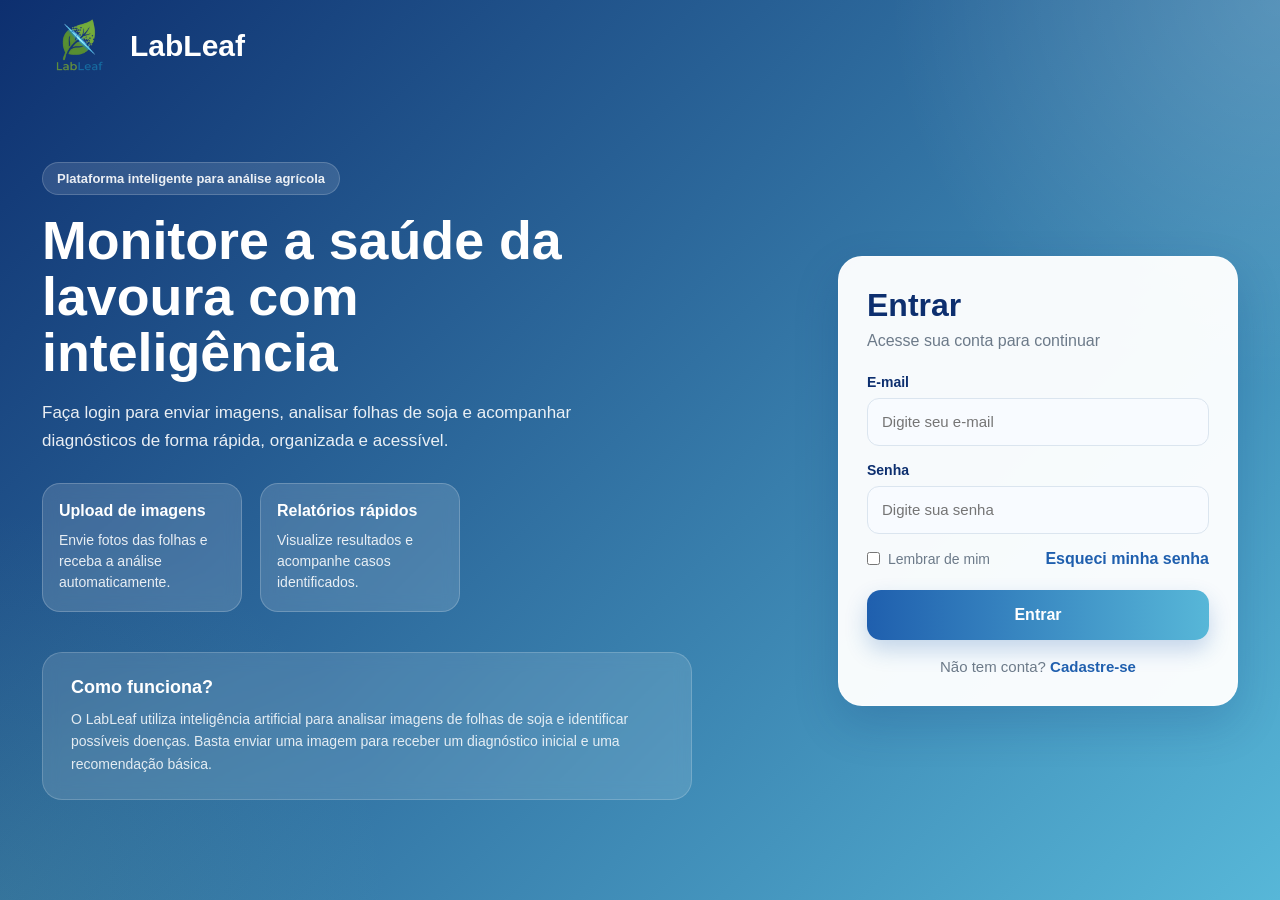
<file: index.html>
<!doctype html>
<html lang="pt-BR">
  <head>
    <meta charset="UTF-8" />
    <meta http-equiv="X-UA-Compatible" content="IE=edge" />
    <meta name="viewport" content="width=device-width, initial-scale=1.0" />
    <title>LabLeaf</title>
    <link rel="stylesheet" href="style.css" />
  </head>

  <body>
    <script>
      if (localStorage.getItem("logado") !== "true") {
        window.location.href = "login.html";
      }
    </script>

    <header class="cabecalho">
      <div class="logo-area">
        <img src="imagens/lableaf.png" alt="Logo LabLeaf" class="logo-img" />
        <span class="logo-texto">LabLeaf</span>
      </div>

      <nav class="menu">
        <a href="#" class="active">Análise</a>
        <a href="relatorio.html">Relatórios</a>
        <a href="planos.html">Planos</a>
      </nav>

      <div class="user-container">
        <button
          class="user"
          id="menuButton"
          type="button"
          aria-label="Abrir menu"
        >
          <div class="menu-icon">
            <span></span>
            <span></span>
            <span></span>
          </div>
        </button>

        <div class="dropdown" id="dropdownMenu">
          <a href="#">Configurações</a>
          <a href="#">Perfil</a>
          <a href="login.html" id="logoutBtn">Sair</a>
        </div>
      </div>
    </header>

    <div class="container">
      <main class="conteudo">
        <section class="hero">
          <h1 class="titulo-principal">Analisar imagem com IA</h1>
          <p class="subtitulo-principal">
            Envie uma imagem da folha para identificar possíveis doenças,
            visualizar a confiança da previsão e receber uma recomendação
            inicial.
          </p>
        </section>

        <section class="painel-analise">
          <div class="card upload-card">
            <h2>Enviar imagem</h2>
            <p class="card-descricao">
              Selecione uma imagem para iniciar a análise automática.
            </p>

            <input type="file" id="imagemInput" accept="image/*" hidden />

            <button class="upload" id="botaoUpload" type="button">
              Fazer upload da imagem
            </button>

            <p id="nomeArquivo"></p>

            <div class="preview-box">
              <img
                id="previewImagem"
                alt="Preview da imagem"
                style="display: none"
              />
              <p id="previewPlaceholder">Nenhuma imagem selecionada.</p>
            </div>

            <button id="removerImagem" class="btn-remover" type="button">
              Remover imagem
            </button>
          </div>

          <div class="card resultado-card">
            <h2>Resultado da análise</h2>
            <p class="card-descricao">
              Aqui será exibido o retorno do modelo após o processamento.
            </p>

            <span class="status-badge" id="statusAnalise"
              >Aguardando imagem</span
            >

            <div class="resultado-box">
              <p id="resultado">Nenhuma análise realizada ainda.</p>
            </div>
          </div>
        </section>
      </main>
    </div>

<footer class="footer">
  <div class="footer-content">
    
    <div class="footer-info">
      <p>LabLeaf - Inteligência para análise agrícola</p>
      <p>Contato: lableafi@gmail.com</p>
    </div>

    <div class="footer-links">
      <a href="#">Termos</a>
      <a href="#">Privacidade</a>
      <a href="https://github.com/LabLeafBR" target="_blank" rel="noopener noreferrer">
        GitHub
      </a>
    </div>

  </div>
</footer>

    <script src="auth.js"></script>
<script src="script.js"></script>
  </body>
</html>
</file>
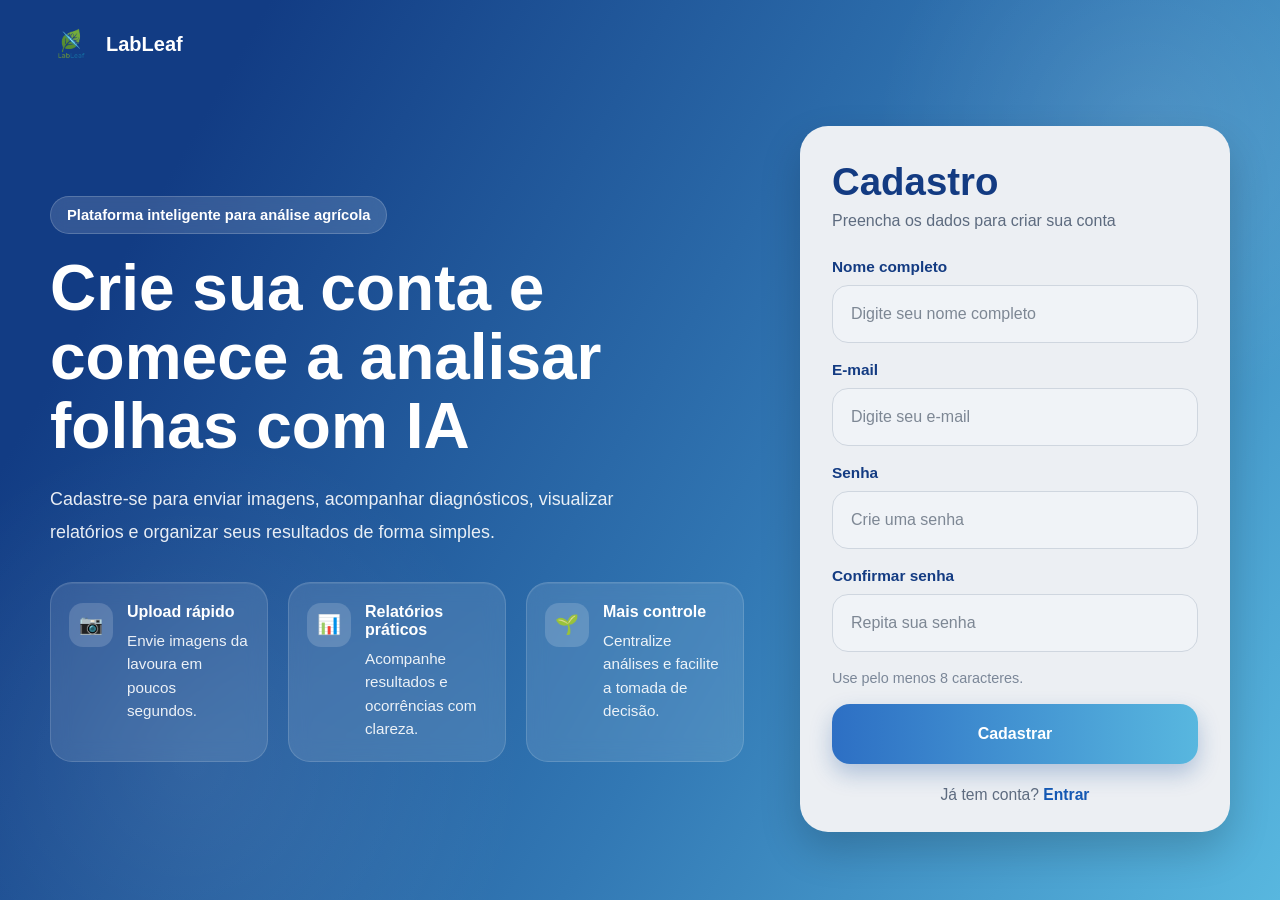
<file: cadastro.html>
<!doctype html>
<html lang="pt-BR">
  <head>
    <meta charset="UTF-8" />
    <meta name="viewport" content="width=device-width, initial-scale=1.0" />
    <title>Cadastro - LabLeaf</title>
    <link rel="stylesheet" href="cadastro.css" />
  </head>
  <body>
    <div class="page">
      <div class="overlay"></div>

      <header class="topbar">
        <div class="logo">
          <img src="imagens/lableaf.png" alt="Logo LabLeaf" class="logo-img" />
          <span>LabLeaf</span>
        </div>
      </header>

      <main class="cadastro-wrapper">
        <section class="cadastro-left">
          <span class="hero-badge">
            Plataforma inteligente para análise agrícola
          </span>

          <h1>Crie sua conta e comece a analisar folhas com IA</h1>

          <p>
            Cadastre-se para enviar imagens, acompanhar diagnósticos, visualizar
            relatórios e organizar seus resultados de forma simples.
          </p>

          <div class="hero-highlights">
            <div class="highlight-card">
              <div class="highlight-icon">📷</div>
              <div>
                <h3>Upload rápido</h3>
                <p>Envie imagens da lavoura em poucos segundos.</p>
              </div>
            </div>

            <div class="highlight-card">
              <div class="highlight-icon">📊</div>
              <div>
                <h3>Relatórios práticos</h3>
                <p>Acompanhe resultados e ocorrências com clareza.</p>
              </div>
            </div>

            <div class="highlight-card">
              <div class="highlight-icon">🌱</div>
              <div>
                <h3>Mais controle</h3>
                <p>Centralize análises e facilite a tomada de decisão.</p>
              </div>
            </div>
          </div>
        </section>

        <section class="cadastro-right">
          <div class="form-card cadastro-card">
            <h2>Cadastro</h2>
            <p class="subtitle">Preencha os dados para criar sua conta</p>

            <form onsubmit="cadastrar(event)">
              <div class="input-group">
                <label for="nome">Nome completo</label>
                <input
                  type="text"
                  id="nome"
                  placeholder="Digite seu nome completo"
                  autocomplete="name"
                  required
                />
              </div>

              <div class="input-group">
                <label for="email">E-mail</label>
                <input
                  type="email"
                  id="email"
                  placeholder="Digite seu e-mail"
                  autocomplete="email"
                  required
                />
              </div>

              <div class="input-group">
                <label for="senha">Senha</label>
                <input
                  type="password"
                  id="senha"
                  placeholder="Crie uma senha"
                  minlength="8"
                  autocomplete="new-password"
                  required
                />
              </div>

              <div class="input-group">
                <label for="confirmarSenha">Confirmar senha</label>
                <input
                  type="password"
                  id="confirmarSenha"
                  placeholder="Repita sua senha"
                  minlength="8"
                  autocomplete="new-password"
                  required
                />
              </div>

              <div class="password-tips">
                <span>Use pelo menos 8 caracteres.</span>
              </div>

              <div id="erroSenha" style="color: red; font-size: 0.9rem"></div>

              <button type="submit" class="btn-primary">Cadastrar</button>

              <p class="form-link-text">
                Já tem conta? <a href="login.html">Entrar</a>
              </p>
            </form>
          </div>
        </section>
      </main>
    </div>

    <script src="auth.js"></script>
  </body>
</html>
</file>
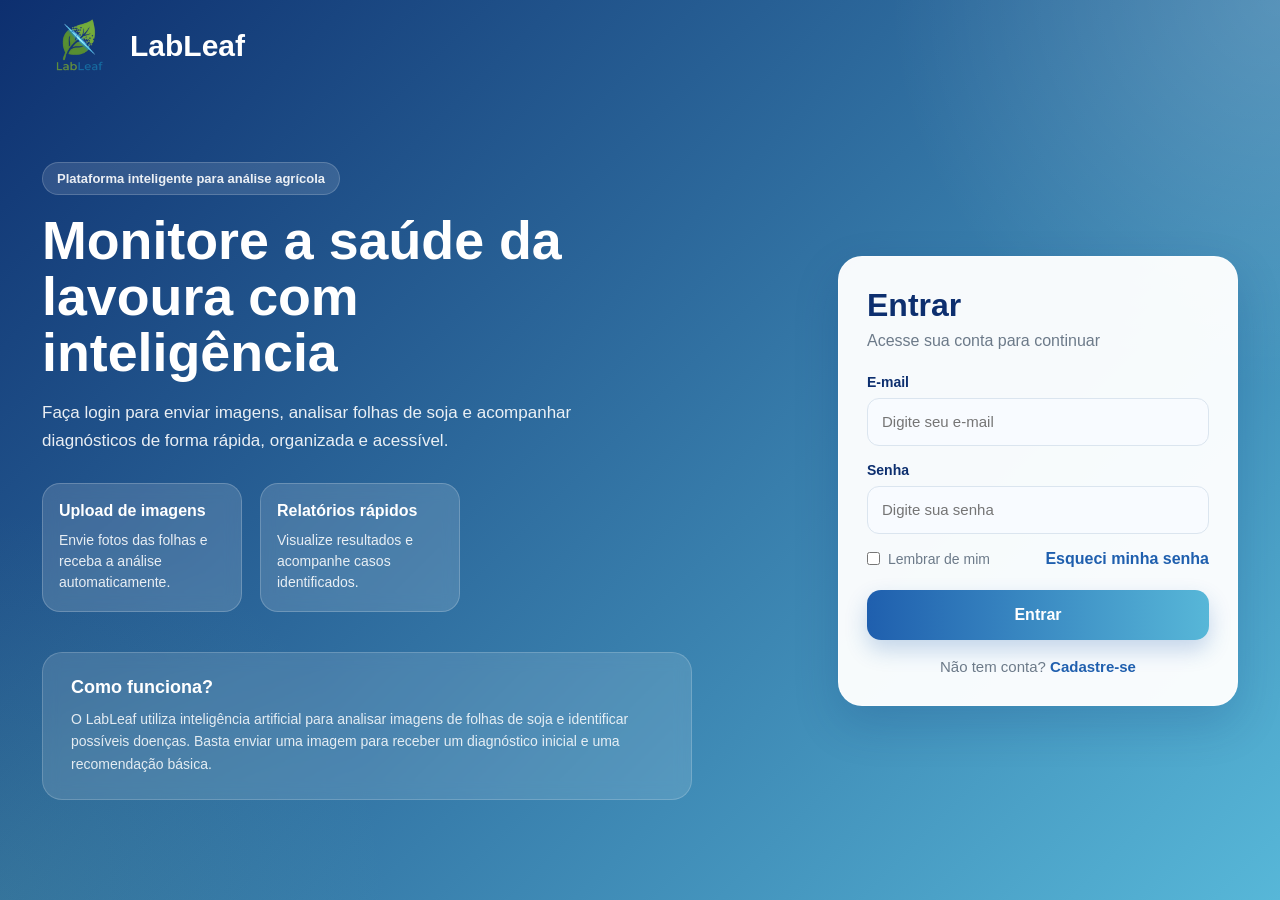
<file: login.html>
<!doctype html>
<html lang="pt-BR">
  <head>
    <meta charset="UTF-8" />
    <meta name="viewport" content="width=device-width, initial-scale=1.0" />
    <title>LabLeaf</title>
    <link rel="stylesheet" href="login.css" />
  </head>
  <body>
    <div class="page">
      <div class="overlay"></div>

      <header class="topbar">
        <div class="logo">
          <img src="imagens/lableaf.png" alt="Logo LabLeaf" class="logo-img" />
          <span class="logo-txt">LabLeaf</span>
        </div>
      </header>

      <main class="content">
        <section class="hero-section">
          <div class="login-wrapper">
            <section class="login-left">
              <span class="hero-badge">Plataforma inteligente para análise agrícola</span>

              <h1>Monitore a saúde da lavoura com inteligência</h1>

              <p>
                Faça login para enviar imagens, analisar folhas de soja e acompanhar
                diagnósticos de forma rápida, organizada e acessível.
              </p>

              <div class="features">
                <div class="feature-card">
                  <h3>Upload de imagens</h3>
                  <p>Envie fotos das folhas e receba a análise automaticamente.</p>
                </div>

                <div class="feature-card">
                  <h3>Relatórios rápidos</h3>
                  <p>Visualize resultados e acompanhe casos identificados.</p>
                </div>
              </div>
              <div class="info-card">
                <div class="info-text">
                  <h3>Como funciona?</h3>
                  <p>
                    O LabLeaf utiliza inteligência artificial para analisar imagens de folhas
                    de soja e identificar possíveis doenças. Basta enviar uma imagem para
                    receber um diagnóstico inicial e uma recomendação básica.
                  </p>
                </div>
              </div>
            </section>

            <section class="login-right">
              <div class="login-card">
                <h2>Entrar</h2>
                <p class="subtitle">Acesse sua conta para continuar</p>

                <form onsubmit="entrar(event)">
                  <div class="input-group">
                    <label for="email">E-mail</label>
                    <input
                      type="email"
                      id="email"
                      placeholder="Digite seu e-mail"
                      required
                    />
                  </div>

                  <div class="input-group">
                    <label for="senha">Senha</label>
                    <input
                      type="password"
                      id="senha"
                      placeholder="Digite sua senha"
                      required
                    />
                  </div>

                  <div class="form-options">
                    <label class="remember">
                      <input type="checkbox" />
                      <span>Lembrar de mim</span>
                    </label>

                    <a href="#">Esqueci minha senha</a>
                  </div>

                  <button type="submit" class="btn-login">Entrar</button>

                  <p class="register">
                    Não tem conta? <a href="cadastro.html">Cadastre-se</a>
                  </p>
                </form>
              </div>
            </section>
          </div>
        </section>
      </main>
    </div>

    <script src="auth.js"></script>
  </body>
</html>
</file>
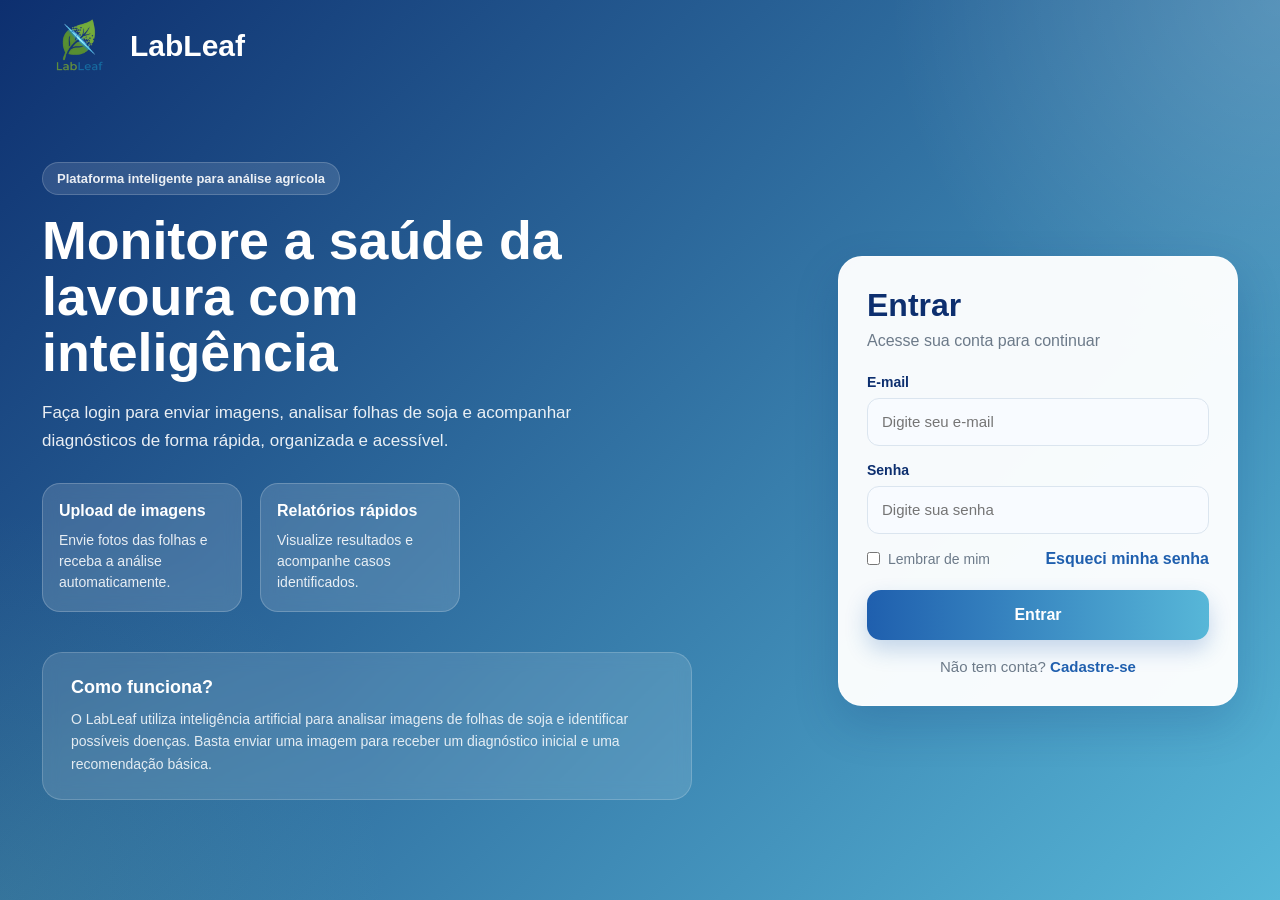
<file: planos.html>
<!doctype html>
<html lang="pt-BR">
  <head>
    <meta charset="UTF-8" />
    <meta name="viewport" content="width=device-width, initial-scale=1.0" />
    <title>Planos - LabLeaf</title>
    <link rel="stylesheet" href="planos.css" />
  </head>
  <body>
    <div class="page">
      <div class="overlay"></div>

      <header class="cabecalho">
        <div class="logo-area">
          <img src="imagens/lableaf.png" alt="Logo LabLeaf" class="logo-img" />
          <span class="logo-texto">LabLeaf</span>
        </div>

        <nav class="menu">
          <a href="index.html">Análise</a>
          <a href="relatorio.html">Relatórios</a>
          <a href="planos.html" class="active">Planos</a>
        </nav>

        <div class="user-container">
          <button
            class="user"
            id="menuButton"
            type="button"
            aria-label="Abrir menu"
          >
            <div class="menu-icon">
              <span></span>
              <span></span>
              <span></span>
            </div>
          </button>

          <div class="dropdown" id="dropdownMenu">
            <a href="#">Configurações</a>
            <a href="#">Perfil</a>
            <a href="login.html" id="logoutBtn">Sair</a>
          </div>
        </div>
      </header>

      <main class="planos-wrapper">
        <section class="planos-hero">
          <span class="hero-badge">Planos para diferentes necessidades</span>
          <h1>Escolha o plano ideal para acompanhar sua lavoura com IA</h1>
          <p>
            Compare os recursos e escolha a opção que mais combina com seu uso.
            Depois você ajusta os nomes, preços e descrições do jeito que quiser.
          </p>
        </section>

        <section class="planos-grid">
          <article class="plano-card">
            <div class="plano-topo">
              <span class="plano-tag">Básico</span>
              <h2>Plano Inicial</h2>
              <p class="plano-desc">
                Ideal para começar a usar a plataforma e testar os recursos principais.
              </p>
            </div>

            <div class="plano-preco">
              <span class="valor">R$ 1000</span>
              <span class="periodo">/mês</span>
            </div>

            <ul class="beneficios">
              <li>Upload de imagens</li>
              <li>Análises limitadas por mês</li>
              <li>Histórico básico</li>
              <li>Suporte padrão</li>
            </ul>

            <button class="btn-secundario">Escolher plano</button>
          </article>

          <article class="plano-card destaque">
            <div class="plano-badge">Mais escolhido</div>

            <div class="plano-topo">
              <span class="plano-tag destaque-tag">Profissional</span>
              <h2>Plano Pro</h2>
              <p class="plano-desc">
                Para quem precisa de mais análises, organização e acompanhamento.
              </p>
            </div>

            <div class="plano-preco">
              <span class="valor">R$ 1500</span>
              <span class="periodo">/mês</span>
            </div>

            <ul class="beneficios">
              <li>Mais uploads e análises</li>
              <li>Relatórios detalhados</li>
              <li>Painel com histórico completo</li>
              <li>Maior controle dos resultados</li>
            </ul>

            <button class="btn-primary">Assinar agora</button>
          </article>

          <article class="plano-card">
            <div class="plano-topo">
              <span class="plano-tag">Premium</span>
              <h2>Plano Avançado</h2>
              <p class="plano-desc">
                Pensado para uso mais intenso, com mais recursos e prioridade.
              </p>
            </div>

            <div class="plano-preco">
              <span class="valor">R$ 2000</span>
              <span class="periodo">/mês</span>
            </div>

            <ul class="beneficios">
              <li>Análises ampliadas</li>
              <li>Relatórios completos</li>
              <li>Organização avançada</li>
              <li>Suporte prioritário</li>
            </ul>

            <button class="btn-secundario">Escolher plano</button>
          </article>
        </section>
      </main>
    </div>

    <script src="script.js"></script>
  </body>
</html>
</file>
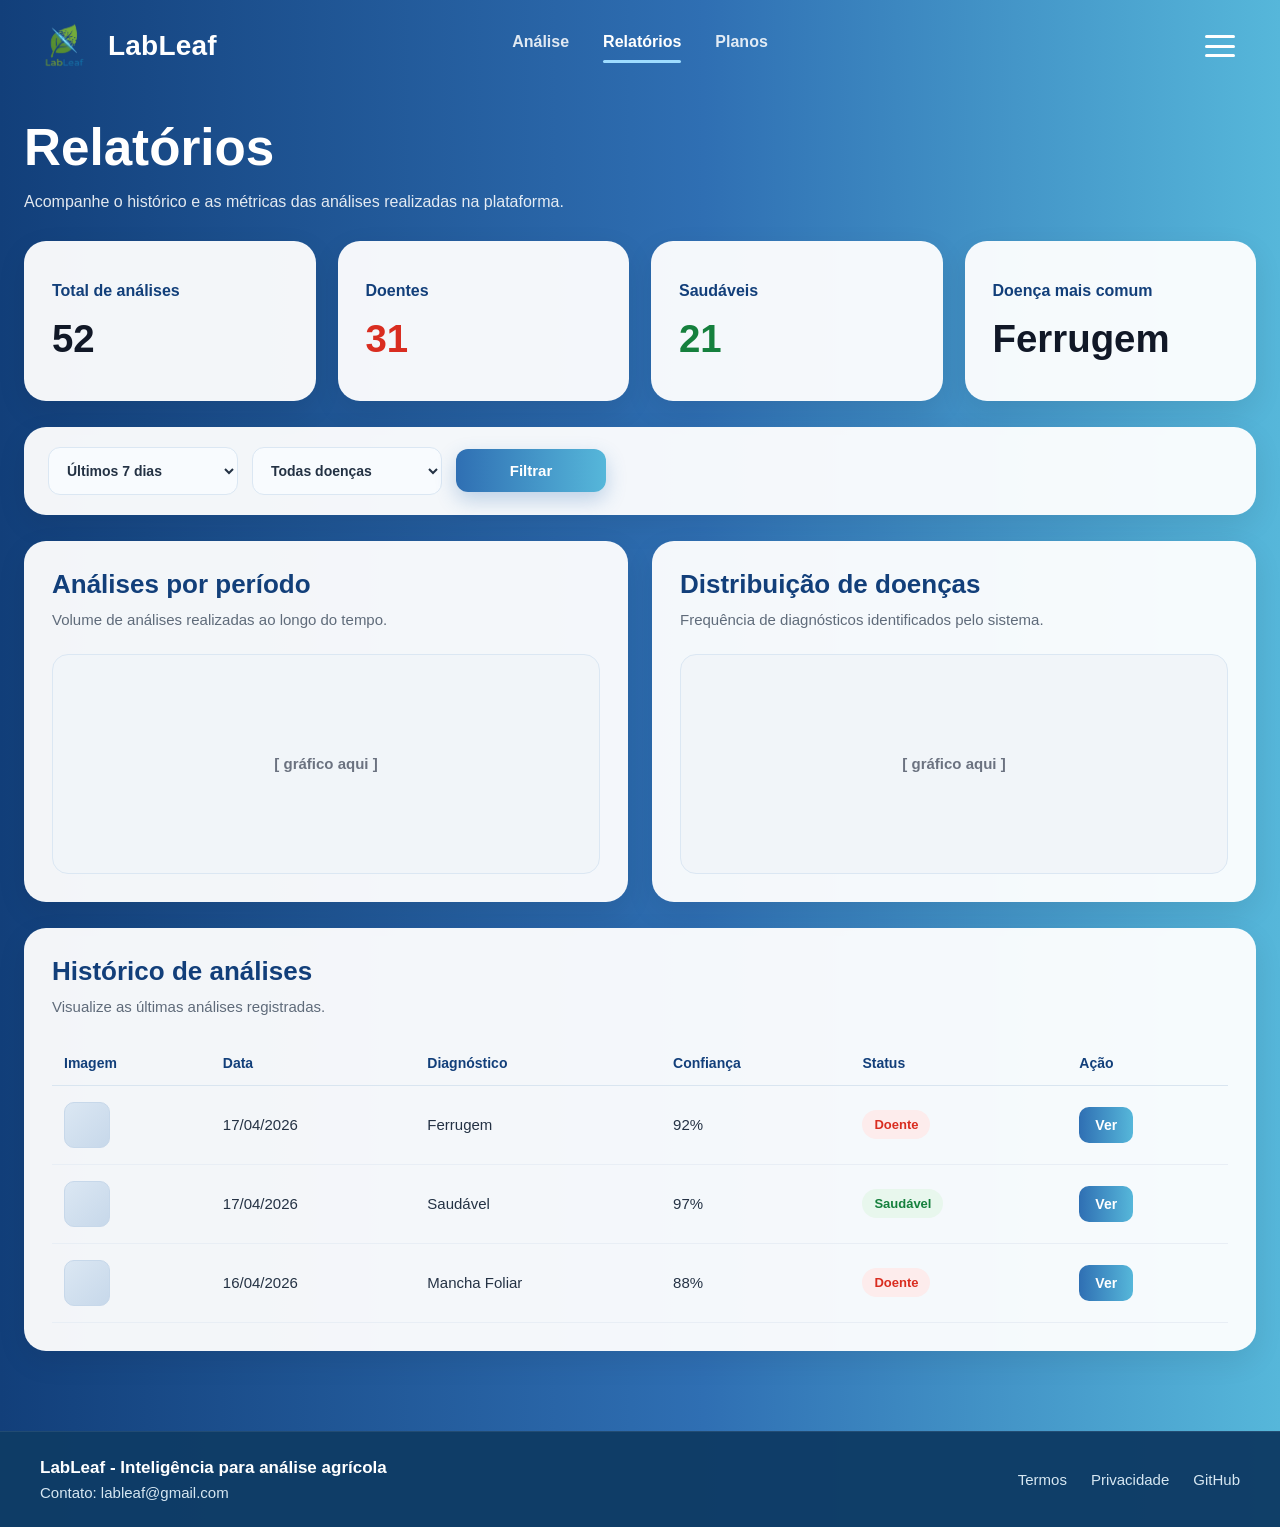
<file: relatorio.html>
<!doctype html>
<html lang="pt-BR">
  <head>
    <meta charset="UTF-8" />
    <meta name="viewport" content="width=device-width, initial-scale=1.0" />
    <title>Relatórios - LabLeaf</title>
    <link rel="stylesheet" href="relatorio.css" />
  </head>

  <body>
    <header class="cabecalho">
      <div class="logo-area">
        <img src="imagens/lableaf.png" alt="Logo LabLeaf" class="logo-img" />
        <span class="logo-texto">LabLeaf</span>
      </div>

      <nav class="menu">
        <a href="index.html">Análise</a>
        <a href="relatorios.html" class="active">Relatórios</a>
        <a href="planos.html">Planos</a>
      </nav>

      <div class="user-container">
        <button class="user" id="menuButton" aria-label="Abrir menu">
          <div class="menu-icon">
            <span></span>
            <span></span>
            <span></span>
          </div>
        </button>

        <div class="dropdown" id="dropdownMenu">
          <a href="#">Configurações</a>
          <a href="#">Minha conta</a>
          <a href="#">Sair</a>
        </div>
      </div>
    </header>

    <main class="container">
      <section class="conteudo relatorios-conteudo">
        <section class="hero relatorios-hero">
          <h1 class="titulo-principal">Relatórios</h1>
          <p class="subtitulo-principal">
            Acompanhe o histórico e as métricas das análises realizadas na plataforma.
          </p>
        </section>

        <section class="resumo-grid">
          <article class="card resumo-card">
            <p class="resumo-label">Total de análises</p>
            <h3 class="resumo-valor">52</h3>
          </article>

          <article class="card resumo-card">
            <p class="resumo-label">Doentes</p>
            <h3 class="resumo-valor danger-text">31</h3>
          </article>

          <article class="card resumo-card">
            <p class="resumo-label">Saudáveis</p>
            <h3 class="resumo-valor success-text">21</h3>
          </article>

          <article class="card resumo-card">
            <p class="resumo-label">Doença mais comum</p>
            <h3 class="resumo-valor">Ferrugem</h3>
          </article>
        </section>

        <section class="card filtros-card">
          <div class="filtros-linha">
            <select class="filtro-select">
              <option>Últimos 7 dias</option>
              <option>Últimos 30 dias</option>
              <option>Todos</option>
            </select>

            <select class="filtro-select">
              <option>Todas doenças</option>
              <option>Ferrugem</option>
              <option>Mancha Foliar</option>
              <option>Saudável</option>
            </select>

            <button class="upload btn-filtrar">Filtrar</button>
          </div>
        </section>

        <section class="graficos-grid">
          <article class="card grafico-card">
            <h2>Análises por período</h2>
            <p class="card-descricao">
              Volume de análises realizadas ao longo do tempo.
            </p>
            <div class="grafico-placeholder">[ gráfico aqui ]</div>
          </article>

          <article class="card grafico-card">
            <h2>Distribuição de doenças</h2>
            <p class="card-descricao">
              Frequência de diagnósticos identificados pelo sistema.
            </p>
            <div class="grafico-placeholder">[ gráfico aqui ]</div>
          </article>
        </section>

        <section class="card historico-card">
          <div class="historico-topo">
            <h2>Histórico de análises</h2>
            <p class="card-descricao">
              Visualize as últimas análises registradas.
            </p>
          </div>

          <div class="tabela-wrapper">
            <table class="tabela-relatorios">
              <thead>
                <tr>
                  <th>Imagem</th>
                  <th>Data</th>
                  <th>Diagnóstico</th>
                  <th>Confiança</th>
                  <th>Status</th>
                  <th>Ação</th>
                </tr>
              </thead>

              <tbody>
                <tr>
                  <td>
                    <div class="miniatura"></div>
                  </td>
                  <td>17/04/2026</td>
                  <td>Ferrugem</td>
                  <td>92%</td>
                  <td><span class="status status-danger">Doente</span></td>
                  <td><button class="btn-tabela">Ver</button></td>
                </tr>

                <tr>
                  <td>
                    <div class="miniatura"></div>
                  </td>
                  <td>17/04/2026</td>
                  <td>Saudável</td>
                  <td>97%</td>
                  <td><span class="status status-success">Saudável</span></td>
                  <td><button class="btn-tabela">Ver</button></td>
                </tr>

                <tr>
                  <td>
                    <div class="miniatura"></div>
                  </td>
                  <td>16/04/2026</td>
                  <td>Mancha Foliar</td>
                  <td>88%</td>
                  <td><span class="status status-danger">Doente</span></td>
                  <td><button class="btn-tabela">Ver</button></td>
                </tr>
              </tbody>
            </table>
          </div>
        </section>
      </section>
    </main>

    <footer class="footer">
      <div class="footer-content">
        <div class="footer-info">
          <p>LabLeaf - Inteligência para análise agrícola</p>
          <p>Contato: lableaf@gmail.com</p>
        </div>

        <div class="footer-links">
          <a href="#">Termos</a>
          <a href="#">Privacidade</a>
          <a href="#">GitHub</a>
        </div>
      </div>
    </footer>
  </body>
</html>
</file>
<file: style.css>
:root {
  --azul-escuro: #123f7a;
  --azul-medio: #2f6fb3;
  --azul-claro: #56b7da;
  --fundo-card: rgba(255, 255, 255, 0.95);
  --texto-escuro: #123f7a;
  --texto-cinza: #5f6b7a;
  --texto-claro: rgba(255, 255, 255, 0.88);
  --sombra-card: 0 10px 30px rgba(0, 0, 0, 0.08);
  --sombra-dropdown: 0 14px 34px rgba(0, 0, 0, 0.18);
}

* {
  box-sizing: border-box;
}

html,
body {
  margin: 0;
  padding: 0;
  min-height: 100%;
  font-family: Arial, Helvetica, sans-serif;
}

body {
  display: flex;
  flex-direction: column;
  min-height: 100vh;
  background: linear-gradient(
    90deg,
    var(--azul-escuro) 0%,
    var(--azul-medio) 55%,
    var(--azul-claro) 100%
  );
  color: white;
  overflow-x: hidden;
}

/* HEADER */
.cabecalho {
  width: 100%;
  min-height: 92px;
  display: flex;
  align-items: center;
  justify-content: space-between;
  padding: 0 34px;
  color: white;
}

.logo-area {
  display: flex;
  align-items: center;
  gap: 14px;
  min-width: 220px;
}

.logo-img {
  width: 60px;
  height: 60px;
  object-fit: contain;
  display: block;
}

.logo-texto {
  font-size: 28px;
  font-weight: 800;
  color: white;
  line-height: 1;
  letter-spacing: 0.2px;
}

.menu {
  display: flex;
  justify-content: center;
  align-items: center;
  gap: 34px;
  flex: 1;
}

.menu a {
  position: relative;
  text-decoration: none;
  color: rgba(255, 255, 255, 0.86);
  font-size: 16px;
  font-weight: 600;
  padding-bottom: 8px;
  transition: color 0.25s ease;
}

.menu a:hover {
  color: white;
}

.menu a.active {
  color: white;
  font-weight: 700;
}

.menu a.active::after {
  content: "";
  position: absolute;
  left: 0;
  bottom: -4px;
  width: 100%;
  height: 3px;
  background: #9edcff;
  border-radius: 999px;
}

.user-container {
  position: relative;
  display: flex;
  justify-content: flex-end;
  align-items: center;
  min-width: 220px;
}

.user {
  width: 52px;
  height: 52px;
  display: flex;
  align-items: center;
  justify-content: center;
  padding: 0;
  border: none;
  border-radius: 14px;
  background: transparent;
  cursor: pointer;
  transition: background 0.25s ease, transform 0.2s ease;
}

.user:hover {
  background: rgba(255, 255, 255, 0.12);
  transform: translateY(-1px);
}

.menu-icon {
  width: 30px;
  height: 22px;
  display: flex;
  flex-direction: column;
  justify-content: space-between;
}

.menu-icon span {
  display: block;
  width: 100%;
  height: 3px;
  background: white;
  border-radius: 999px;
}

.dropdown {
  display: none;
  position: absolute;
  top: calc(100% + 12px);
  right: 0;
  min-width: 200px;
  background: rgba(255, 255, 255, 0.97);
  border-radius: 16px;
  box-shadow: var(--sombra-dropdown);
  overflow: hidden;
  backdrop-filter: blur(8px);
  z-index: 9999;
}

.dropdown.show {
  display: block;
}

.dropdown a {
  display: block;
  padding: 15px 18px;
  text-decoration: none;
  color: #243244;
  font-size: 14px;
  font-weight: 600;
  transition: background 0.2s ease;
}

.dropdown a:hover {
  background: #eef5fb;
}

/* CONTEÚDO */
.container {
  width: 100%;
  max-width: 1280px;
  margin: 0 auto;
  padding: 28px 24px 40px;
  flex: 1;
}

.conteudo {
  display: flex;
  flex-direction: column;
  gap: 28px;
}

.hero {
  max-width: 760px;
  color: white;
  margin-bottom: 10px;
}

.titulo-principal {
  margin: 0 0 14px;
  font-size: clamp(36px, 4vw, 52px);
  line-height: 1.08;
  font-weight: 800;
}

.subtitulo-principal {
  margin: 0;
  font-size: 16px;
  line-height: 1.6;
  color: var(--texto-claro);
  max-width: 760px;
}

/* PAINEL */
.painel-analise {
  display: grid;
  grid-template-columns: 1fr 1fr;
  gap: 24px;
  align-items: start;
}

.card {
  background: var(--fundo-card);
  border-radius: 22px;
  padding: 28px;
  box-shadow: var(--sombra-card);
  color: #243244;
}

.card h2 {
  margin: 0 0 8px;
  font-size: 26px;
  color: var(--texto-escuro);
}

.card-descricao {
  margin: 0 0 22px;
  color: var(--texto-cinza);
  line-height: 1.6;
  font-size: 15px;
}

/* BOTÕES */
.upload {
  width: 100%;
  max-width: 280px;
  padding: 15px 20px;
  border: none;
  border-radius: 12px;
  background: linear-gradient(
    90deg,
    var(--azul-medio) 0%,
    var(--azul-claro) 100%
  );
  color: white;
  font-size: 15px;
  font-weight: 700;
  cursor: pointer;
  box-shadow: 0 8px 20px rgba(47, 111, 179, 0.28);
  transition: transform 0.2s ease, box-shadow 0.2s ease, opacity 0.2s ease;
}

.upload:hover {
  transform: translateY(-2px);
  box-shadow: 0 10px 24px rgba(47, 111, 179, 0.34);
  opacity: 0.98;
}

#nomeArquivo {
  margin-top: 14px;
  font-size: 14px;
  color: #334155;
  word-break: break-word;
}

.preview-box {
  margin-top: 18px;
  min-height: 280px;
  padding: 16px;
  display: flex;
  align-items: center;
  justify-content: center;
  border: 2px dashed #c9d8ea;
  border-radius: 16px;
  background: #f8fbfe;
}

#previewPlaceholder {
  margin: 0;
  color: #7b8794;
  text-align: center;
  font-size: 15px;
}

#previewImagem {
  width: 100%;
  max-width: 260px;
  max-height: 260px;
  object-fit: contain;
  border-radius: 12px;
  margin: 0 auto;
}

.btn-remover {
  display: none;
  width: 100%;
  max-width: 220px;
  margin-top: 14px;
  padding: 12px 16px;
  border: none;
  border-radius: 10px;
  background: linear-gradient(90deg, #d93b3b 0%, #ff5a5a 100%);
  color: white;
  font-size: 14px;
  font-weight: 700;
  cursor: pointer;
  transition: transform 0.2s ease, opacity 0.2s ease;
}

.btn-remover:hover {
  transform: translateY(-1px);
  opacity: 0.95;
}

.btn-remover.show {
  display: inline-block;
}

/* RESULTADO */
.resultado-card {
  min-height: 420px;
}

.status-badge {
  display: inline-block;
  margin-bottom: 18px;
  padding: 8px 14px;
  background: #eaf3ff;
  color: #1f5f8b;
  border-radius: 999px;
  font-size: 14px;
  font-weight: 700;
}

.resultado-box {
  min-height: 260px;
  padding: 20px;
  background: #f8fbfe;
  border: 1px solid #dbe7f3;
  border-radius: 16px;
  line-height: 1.8;
  color: #243244;
}

.resultado-box strong,
.resultado-box b {
  color: var(--texto-escuro);
}

/* FOOTER */
.footer {
  background: rgba(15, 61, 102, 0.98);
  color: #eaf4fb;
  padding: 26px 40px;
  border-top: 1px solid rgba(255, 255, 255, 0.08);
  margin-top: 40px;
}

.footer-content {
  max-width: 1200px;
  margin: 0 auto;
  display: flex;
  justify-content: space-between;
  align-items: center;
  gap: 30px;
  flex-wrap: wrap;
}

.footer-info {
  display: flex;
  flex-direction: column;
  gap: 6px;
}

.footer-info p {
  margin: 0;
  font-size: 15px;
  color: #d6e7f2;
}

.footer-info p:first-child {
  font-size: 17px;
  font-weight: 700;
  color: #ffffff;
}

.footer-links {
  display: flex;
  align-items: center;
  gap: 24px;
  flex-wrap: wrap;
}

.footer-links a {
  position: relative;
  color: #d6e7f2;
  text-decoration: none;
  font-size: 15px;
  font-weight: 500;
  transition: color 0.25s ease, transform 0.25s ease;
}

.footer-links a::after {
  content: "";
  position: absolute;
  width: 0;
  height: 2px;
  left: 0;
  bottom: -4px;
  background: #4fa3a5;
  transition: width 0.3s ease;
}

.footer-links a:hover {
  color: #ffffff;
  transform: translateY(-1px);
}

.footer-links a:hover::after {
  width: 100%;
}

/* RESPONSIVO */
@media (max-width: 900px) {
  .painel-analise {
    grid-template-columns: 1fr;
  }
}

@media (max-width: 768px) {
  .cabecalho {
    padding: 16px;
    gap: 12px;
  }

  .menu {
    display: none;
  }

  .logo-area {
    gap: 10px;
    min-width: auto;
  }

  .logo-img {
    width: 46px;
    height: 46px;
  }

  .logo-texto {
    font-size: 22px;
  }

  .user-container {
    min-width: auto;
  }

  .container {
    padding: 18px 14px 30px;
  }

  .titulo-principal {
    font-size: 34px;
  }

  .subtitulo-principal {
    font-size: 16px;
  }

  .card {
    padding: 20px;
  }

  .upload {
    max-width: 100%;
  }

  .dropdown {
    min-width: 170px;
  }

  .footer {
    padding: 22px 20px;
  }

  .footer-content {
    flex-direction: column;
    align-items: flex-start;
    gap: 18px;
  }

  .footer-links {
    gap: 18px;
  }

  .footer-info p:first-child {
    font-size: 16px;
  }

  .footer-info p,
  .footer-links a {
    font-size: 14px;
  }
}
</file>
<file: cadastro.css>
:root {
  --azul-escuro: #123c84;
  --azul-medio: #2d6fc4;
  --azul-claro: #58b7df;
  --branco: #ffffff;
  --branco-suave: rgba(255, 255, 255, 0.9);
  --card-claro: #eceff3;
  --texto-escuro: #133b82;
  --texto-medio: #5d6b7f;
  --texto-suave: #7b8798;
  --borda-input: #cfd6df;
  --sombra-card: 0 18px 40px rgba(0, 0, 0, 0.18);
  --sombra-botao: 0 10px 22px rgba(23, 78, 155, 0.28);
}

* {
  margin: 0;
  padding: 0;
  box-sizing: border-box;
}

html,
body {
  min-height: 100vh;
  font-family: "Segoe UI", Tahoma, Geneva, Verdana, sans-serif;
}

body {
  background: linear-gradient(
    120deg,
    var(--azul-escuro) 15%,
    #3278b4 60%,
    var(--azul-claro) 100%
  );
  color: var(--branco);
}

.page {
  position: relative;
  min-height: 100vh;
  overflow: hidden;
}

.overlay {
  position: absolute;
  inset: 0;
  background:
    radial-gradient(
      circle at 15% 85%,
      rgba(255, 255, 255, 0.08),
      transparent 25%
    ),
    radial-gradient(
      circle at 90% 15%,
      rgba(255, 255, 255, 0.1),
      transparent 20%
    );
  z-index: 1;
  pointer-events: none;
}

.topbar {
  position: relative;
  z-index: 2;
  height: 88px;
  display: flex;
  align-items: center;
  padding: 0 50px;
}

.logo {
  display: flex;
  align-items: center;
  gap: 14px;
  font-size: 1.25rem;
  font-weight: 700;
  color: var(--branco);
}

.logo-img {
  width: 42px;
  height: 42px;
  object-fit: contain;
}

.cadastro-wrapper {
  position: relative;
  z-index: 2;
  min-height: calc(100vh - 88px);
  display: grid;
  grid-template-columns: minmax(0, 1.1fr) 430px;
  align-items: center;
  gap: 56px;
  padding: 10px 50px 40px;
}

.cadastro-left {
  max-width: 700px;
  color: var(--branco);
}

.hero-badge {
  display: inline-block;
  margin-bottom: 20px;
  padding: 10px 16px;
  border-radius: 999px;
  background: rgba(255, 255, 255, 0.14);
  border: 1px solid rgba(255, 255, 255, 0.18);
  color: var(--branco);
  font-size: 0.92rem;
  font-weight: 600;
  backdrop-filter: blur(8px);
}

.cadastro-left h1 {
  font-size: 4rem;
  line-height: 1.08;
  font-weight: 800;
  margin-bottom: 22px;
  max-width: 680px;
}

.cadastro-left > p {
  font-size: 1.12rem;
  line-height: 1.8;
  color: var(--branco-suave);
  max-width: 620px;
  margin-bottom: 34px;
}

.hero-highlights {
  display: grid;
  grid-template-columns: repeat(3, minmax(0, 1fr));
  gap: 20px;
  max-width: 860px;
}

.highlight-card {
  display: flex;
  align-items: flex-start;
  gap: 14px;
  min-height: 132px;
  padding: 20px 18px;
  background: rgba(255, 255, 255, 0.11);
  border: 1px solid rgba(255, 255, 255, 0.14);
  border-radius: 22px;
  backdrop-filter: blur(10px);
  box-shadow: inset 0 1px 0 rgba(255, 255, 255, 0.08);
}

.highlight-icon {
  width: 44px;
  height: 44px;
  border-radius: 14px;
  flex-shrink: 0;
  display: flex;
  align-items: center;
  justify-content: center;
  background: rgba(255, 255, 255, 0.16);
  font-size: 1.2rem;
}

.highlight-card h3 {
  font-size: 1rem;
  font-weight: 700;
  color: var(--branco);
  margin-bottom: 8px;
}

.highlight-card p {
  font-size: 0.95rem;
  line-height: 1.55;
  color: rgba(255, 255, 255, 0.9);
  margin: 0;
}

.cadastro-right {
  display: flex;
  justify-content: center;
  align-items: center;
}

.form-card {
  width: 100%;
  background: var(--card-claro);
  border-radius: 28px;
  padding: 34px 32px 28px;
  box-shadow: var(--sombra-card);
}

.cadastro-card {
  max-width: 430px;
}

.form-card h2 {
  font-size: 2.4rem;
  color: var(--texto-escuro);
  font-weight: 800;
  margin-bottom: 8px;
}

.subtitle {
  color: var(--texto-medio);
  font-size: 1rem;
  margin-bottom: 28px;
}

form {
  width: 100%;
}

.input-group {
  margin-bottom: 18px;
}

.input-group label {
  display: block;
  margin-bottom: 9px;
  color: var(--texto-escuro);
  font-size: 0.96rem;
  font-weight: 700;
}

.input-group input {
  width: 100%;
  height: 58px;
  border: 1px solid var(--borda-input);
  border-radius: 16px;
  padding: 0 18px;
  background: #f0f3f7;
  font-size: 1rem;
  color: #24374f;
  outline: none;
  transition: 0.2s ease;
}

.input-group input::placeholder {
  color: #7d8794;
}

.input-group input:focus {
  border-color: var(--azul-medio);
  background: #f7f9fb;
  box-shadow: 0 0 0 4px rgba(45, 111, 196, 0.12);
}

.password-tips {
  margin: 4px 0 18px;
  font-size: 0.9rem;
  color: var(--texto-suave);
}

.btn-primary {
  width: 100%;
  height: 60px;
  border: none;
  border-radius: 18px;
  background: linear-gradient(90deg, var(--azul-medio), var(--azul-claro));
  color: var(--branco);
  font-size: 1rem;
  font-weight: 800;
  cursor: pointer;
  box-shadow: var(--sombra-botao);
  transition:
    transform 0.2s ease,
    opacity 0.2s ease;
}

.btn-primary:hover {
  opacity: 0.95;
  transform: translateY(-1px);
}

.btn-primary:active {
  transform: translateY(0);
}

.form-link-text {
  margin-top: 22px;
  text-align: center;
  font-size: 0.98rem;
  color: var(--texto-medio);
}

.form-link-text a {
  color: #1458b3;
  font-weight: 700;
  text-decoration: none;
}

.form-link-text a:hover {
  text-decoration: underline;
}

@media (max-width: 1180px) {
  .cadastro-wrapper {
    grid-template-columns: 1fr;
    gap: 38px;
    padding: 20px 28px 40px;
  }

  .cadastro-left {
    max-width: 850px;
    text-align: center;
    margin: 0 auto;
  }

  .cadastro-left h1,
  .cadastro-left > p {
    max-width: none;
  }

  .hero-highlights {
    grid-template-columns: repeat(3, minmax(0, 1fr));
    max-width: none;
  }

  .cadastro-right {
    width: 100%;
  }
}

@media (max-width: 860px) {
  .topbar {
    padding: 0 22px;
  }

  .cadastro-wrapper {
    padding: 12px 22px 34px;
  }

  .cadastro-left h1 {
    font-size: 2.9rem;
  }

  .hero-highlights {
    grid-template-columns: 1fr;
    max-width: 540px;
    margin: 0 auto;
  }

  .highlight-card {
    min-height: auto;
  }
}

@media (max-width: 560px) {
  .topbar {
    height: 78px;
    padding: 0 16px;
  }

  .logo {
    font-size: 1.1rem;
    gap: 10px;
  }

  .logo-icon {
    font-size: 1.7rem;
  }

  .cadastro-wrapper {
    min-height: calc(100vh - 78px);
    padding: 8px 16px 28px;
    gap: 26px;
  }

  .cadastro-left h1 {
    font-size: 2.2rem;
  }

  .cadastro-left > p {
    font-size: 1rem;
    line-height: 1.65;
  }

  .hero-badge {
    font-size: 0.82rem;
    padding: 9px 13px;
  }

  .form-card {
    padding: 26px 20px 24px;
    border-radius: 22px;
  }

  .form-card h2 {
    font-size: 2rem;
  }

  .subtitle {
    font-size: 0.95rem;
    margin-bottom: 22px;
  }

  .input-group input {
    height: 54px;
    border-radius: 14px;
    font-size: 0.96rem;
  }

  .btn-primary {
    height: 56px;
    border-radius: 16px;
  }

  .form-link-text {
    font-size: 0.94rem;
  }
}
</file>
<file: login.css>
:root {
  --azul-escuro: #0d2f6f;
  --azul-medio: #1f5fae;
  --azul-claro: #57b7d8;
  --branco: #ffffff;
  --cinza-borda: #dbe5ef;
  --texto: #1c2b3a;
  --texto-claro: #6c7a89;
  --texto-branco: rgba(255, 255, 255, 0.9);
  --sombra: 0 18px 45px rgba(13, 47, 111, 0.18);
}

* {
  margin: 0;
  padding: 0;
  box-sizing: border-box;
  font-family: Arial, Helvetica, sans-serif;
}

html,
body {
  height: 100%;
}

body {
  min-height: 100vh;
  background: linear-gradient(135deg, var(--azul-escuro), var(--azul-claro));
  color: var(--texto);
  overflow: hidden;
}

.page {
  min-height: 100vh;
  position: relative;
  overflow: hidden;
}

.overlay {
  position: absolute;
  inset: 0;
  background:
    radial-gradient(circle at top right, rgba(255, 255, 255, 0.16), transparent 25%),
    radial-gradient(circle at bottom left, rgba(125, 211, 167, 0.12), transparent 25%);
  z-index: 0;
  pointer-events: none;
}

.topbar {
  position: relative;
  z-index: 2;
  width: 100%;
  height: 92px;
  display: flex;
  align-items: center;
  padding: 0 42px;
}

.logo {
  display: flex;
  align-items: center;
  gap: 14px;
}

.logo-img {
  width: 74px;
  height: 74px;
  object-fit: contain;
  display: block;
}

.logo-txt {
  color: var(--branco);
  font-size: 30px;
  font-weight: 800;
  line-height: 1;
}

.content {
  position: relative;
  z-index: 2;
  width: 100%;
  max-width: 1400px;
  height: calc(100vh - 92px);
  margin: 0 auto;
  padding: 0 42px 24px;
}

.hero-section {
  height: 100%;
  display: flex;
  align-items: flex-start;
  padding-top: 70px;
}

.login-wrapper {
  width: 100%;
  display: grid;
  grid-template-columns: minmax(0, 1.1fr) 400px;
  align-items: center;
  gap: 56px;
}

.login-left {
  color: var(--branco);
  max-width: 650px;
}

.hero-badge {
  display: inline-flex;
  align-items: center;
  padding: 8px 14px;
  border-radius: 999px;
  background: rgba(255, 255, 255, 0.12);
  border: 1px solid rgba(255, 255, 255, 0.18);
  color: var(--texto-branco);
  font-size: 13px;
  font-weight: 700;
  margin-bottom: 18px;
}

.login-left h1 {
  font-size: clamp(40px, 4.2vw, 58px);
  line-height: 1.04;
  margin-bottom: 18px;
  font-weight: 800;
  max-width: 620px;
}

.login-left > p {
  font-size: 17px;
  line-height: 1.65;
  color: var(--texto-branco);
  margin-bottom: 28px;
  max-width: 590px;
}

.features {
  display: flex;
  gap: 18px;
  flex-wrap: wrap;
}

.feature-card {
  width: 200px;
  min-height: 126px;
  background: rgba(255, 255, 255, 0.14);
  border: 1px solid rgba(255, 255, 255, 0.2);
  border-radius: 18px;
  padding: 18px 16px;
  backdrop-filter: blur(8px);
  transition: transform 0.2s ease, background 0.2s ease;
}

.feature-card:hover {
  transform: translateY(-2px);
  background: rgba(255, 255, 255, 0.17);
}

.feature-card h3 {
  margin-bottom: 10px;
  font-size: 16px;
  color: var(--branco);
  font-weight: 700;
}

.feature-card p {
  font-size: 14px;
  line-height: 1.5;
  color: rgba(255, 255, 255, 0.88);
}

.info-card {
  margin-top: 40px;
  width: 100%;

  background: rgba(255, 255, 255, 0.12);
  border: 1px solid rgba(255, 255, 255, 0.18);

  border-radius: 20px;
  padding: 24px 28px;

  backdrop-filter: blur(8px);

  display: flex;
  align-items: center;
}

.info-text h3 {
  color: white;
  font-size: 18px;
  margin-bottom: 10px;
}

.info-text p {
  color: rgba(255,255,255,0.85);
  font-size: 14px;
  line-height: 1.6;
  max-width: 900px;
}

.login-right {
  display: flex;
  justify-content: center;
  width: 100%;
}

.login-card {
  width: 100%;
  background: rgba(255, 255, 255, 0.96);
  padding: 30px 28px;
  border-radius: 24px;
  box-shadow: var(--sombra);
  border: 1px solid rgba(255, 255, 255, 0.55);
}

.login-card h2 {
  font-size: 2rem;
  color: var(--azul-escuro);
  margin-bottom: 8px;
}

.subtitle {
  color: var(--texto-claro);
  margin-bottom: 24px;
  font-size: 16px;
}

.input-group {
  display: flex;
  flex-direction: column;
  margin-bottom: 16px;
}

.input-group label {
  font-size: 14px;
  font-weight: 700;
  margin-bottom: 8px;
  color: var(--azul-escuro);
}

.input-group input {
  height: 48px;
  border: 1px solid var(--cinza-borda);
  border-radius: 12px;
  padding: 0 14px;
  font-size: 15px;
  outline: none;
  background: #f8fbff;
  transition: border-color 0.25s ease, box-shadow 0.25s ease;
}

.input-group input:focus {
  border-color: var(--azul-claro);
  box-shadow: 0 0 0 4px rgba(87, 183, 216, 0.18);
  background: var(--branco);
}

.form-options {
  display: flex;
  align-items: center;
  justify-content: space-between;
  margin-bottom: 22px;
  gap: 12px;
  flex-wrap: wrap;
}

.remember {
  display: flex;
  align-items: center;
  gap: 8px;
  color: var(--texto-claro);
  font-size: 14px;
}

.remember input {
  margin: 0;
}

.form-options a,
.register a {
  color: var(--azul-medio);
  text-decoration: none;
  font-weight: 700;
}

.form-options a:hover,
.register a:hover {
  text-decoration: underline;
}

.btn-login {
  width: 100%;
  height: 50px;
  border: none;
  border-radius: 14px;
  background: linear-gradient(90deg, var(--azul-medio), var(--azul-claro));
  color: var(--branco);
  font-size: 16px;
  font-weight: 700;
  cursor: pointer;
  transition: transform 0.25s ease, box-shadow 0.25s ease, filter 0.25s ease;
  box-shadow: 0 10px 22px rgba(31, 95, 174, 0.24);
}

.btn-login:hover {
  transform: translateY(-2px);
  filter: brightness(1.03);
  box-shadow: 0 12px 26px rgba(31, 95, 174, 0.3);
}

.register {
  text-align: center;
  margin-top: 18px;
  color: var(--texto-claro);
  font-size: 15px;
}

@media (max-width: 1100px) {
  body {
    overflow: auto;
  }

  .page {
    overflow: visible;
  }

 .content {
  width: 100%;
  max-width: 1400px;
  min-height: calc(100vh - 92px);
  margin: 0 auto;
  padding: 0 42px 24px;
}

  .hero-section {
    height: auto;
    padding: 12px 0 30px;
  }

 .login-wrapper {
  width: 100%;
  display: grid;
  grid-template-columns: minmax(0, 1.1fr) 400px;
  align-items: start;
  gap: 56px;
}

  .login-left {
    max-width: 100%;
    text-align: center;
  }

  .login-left h1,
  .login-left > p {
    max-width: 100%;
  }

  .hero-badge {
    justify-content: center;
  }

  .features {
    justify-content: center;
  }

  .login-card {
    max-width: 460px;
    margin: 0 auto;
  }
}

@media (max-width: 700px) {
  .topbar {
    padding: 18px 20px;
    height: 78px;
  }

  .content {
    padding: 0 20px 28px;
  }

  .logo-img {
    width: 52px;
    height: 52px;
  }

  .logo-txt {
    font-size: 22px;
  }

  .login-left h1 {
    font-size: 36px;
  }

  .login-left > p {
    font-size: 16px;
  }

  .features {
    flex-direction: column;
    align-items: stretch;
  }

  .feature-card {
    width: 100%;
  }

  .login-card {
    padding: 24px 20px;
    border-radius: 20px;
  }

  .form-options {
    flex-direction: column;
    align-items: flex-start;
  }
}
</file>
<file: planos.css>
:root {
  --azul-escuro: #123c84;
  --azul-medio: #2d6fc4;
  --azul-claro: #58b7df;
  --branco: #ffffff;
  --branco-suave: rgba(255, 255, 255, 0.9);
  --card-claro: #eceff3;
  --card-claro-2: #f4f6f9;
  --texto-escuro: #133b82;
  --texto-medio: #5d6b7f;
  --texto-suave: #7b8798;
  --linha: #d6dde6;
  --sombra-card: 0 18px 40px rgba(0, 0, 0, 0.18);
  --sombra-botao: 0 10px 22px rgba(23, 78, 155, 0.28);
}

* {
  margin: 0;
  padding: 0;
  box-sizing: border-box;
}

html,
body {
  min-height: 100vh;
  font-family: "Segoe UI", Tahoma, Geneva, Verdana, sans-serif;
}

body {
  background: linear-gradient(
    120deg,
    var(--azul-escuro) 15%,
    #3278b4 60%,
    var(--azul-claro) 100%
  );
  color: var(--branco);
}

.page {
  position: relative;
  min-height: 100vh;
  overflow: hidden;
}

.overlay {
  position: absolute;
  inset: 0;
  background:
    radial-gradient(circle at 15% 85%, rgba(255, 255, 255, 0.08), transparent 25%),
    radial-gradient(circle at 90% 15%, rgba(255, 255, 255, 0.1), transparent 20%);
  z-index: 1;
  pointer-events: none;
}

.cabecalho {
  position: relative;
  z-index: 2;
  height: 88px;
  display: grid;
  grid-template-columns: 1fr auto 1fr;
  align-items: center;
  padding: 0 50px;
}

.logo-area {
  display: flex;
  align-items: center;
  gap: 12px;
  justify-self: start;
}

.logo-img {
  width: 42px;
  height: 42px;
  object-fit: contain;
}

.logo-texto {
  color: white;
  font-size: 18px;
  font-weight: 700;
}

.menu {
  display: flex;
  align-items: center;
  gap: 28px;
  justify-self: center;
}

.menu a {
  color: white;
  text-decoration: none;
  font-size: 15px;
  font-weight: 500;
  padding-bottom: 4px;
}

.menu a.active {
  font-weight: 700;
  border-bottom: 3px solid #9fd3ff;
}

.user-container {
  position: relative;
  justify-self: end;
}

.user {
  background: transparent;
  border: none;
  cursor: pointer;
  padding: 8px;
}

.menu-icon {
  display: flex;
  flex-direction: column;
  gap: 5px;
}

.menu-icon span {
  display: block;
  width: 28px;
  height: 3px;
  background-color: white;
  border-radius: 2px;
}

.dropdown {
  display: none;
  position: absolute;
  top: 50px;
  right: 0;
  min-width: 160px;
  background: white;
  border-radius: 10px;
  box-shadow: 0 8px 20px rgba(0, 0, 0, 0.15);
  padding: 10px 0;
}

.dropdown.show {
  display: block;
}

.dropdown a {
  display: block;
  padding: 10px 16px;
  color: #1f3558;
  text-decoration: none;
}

.dropdown a:hover {
  background: #f2f6fb;
}

.planos-wrapper {
  position: relative;
  z-index: 2;
  padding: 10px 50px 50px;
}

.planos-hero {
  max-width: 760px;
  margin-bottom: 42px;
}

.hero-badge {
  display: inline-block;
  margin-bottom: 18px;
  padding: 10px 16px;
  border-radius: 999px;
  background: rgba(255, 255, 255, 0.14);
  border: 1px solid rgba(255, 255, 255, 0.18);
  color: var(--branco);
  font-size: 0.92rem;
  font-weight: 600;
  backdrop-filter: blur(8px);
}

.planos-hero h1 {
  font-size: 3.4rem;
  line-height: 1.08;
  font-weight: 800;
  margin-bottom: 18px;
  max-width: 740px;
}

.planos-hero p {
  font-size: 1.08rem;
  line-height: 1.75;
  color: var(--branco-suave);
  max-width: 650px;
}

.planos-grid {
  display: grid;
  grid-template-columns: repeat(3, minmax(0, 1fr));
  gap: 26px;
  align-items: stretch;
}

.plano-card {
  position: relative;
  background: var(--card-claro);
  color: var(--texto-escuro);
  border-radius: 28px;
  padding: 28px 24px 24px;
  box-shadow: var(--sombra-card);
  display: flex;
  flex-direction: column;
  min-height: 520px;
}

.plano-card.destaque {
  background: linear-gradient(180deg, #f8fbff 0%, #e9f1fb 100%);
  transform: translateY(-10px);
  border: 2px solid rgba(45, 111, 196, 0.22);
}

.plano-badge {
  position: absolute;
  top: -14px;
  left: 24px;
  background: linear-gradient(90deg, var(--azul-medio), var(--azul-claro));
  color: var(--branco);
  font-size: 0.82rem;
  font-weight: 700;
  padding: 8px 14px;
  border-radius: 999px;
  box-shadow: var(--sombra-botao);
}

.plano-topo {
  margin-bottom: 22px;
}

.plano-tag {
  display: inline-block;
  margin-bottom: 14px;
  padding: 7px 12px;
  border-radius: 999px;
  background: #dbe7f7;
  color: var(--texto-escuro);
  font-size: 0.85rem;
  font-weight: 700;
}

.destaque-tag {
  background: rgba(45, 111, 196, 0.12);
  color: #1b56aa;
}

.plano-topo h2 {
  font-size: 1.7rem;
  margin-bottom: 10px;
  font-weight: 800;
}

.plano-desc {
  font-size: 0.98rem;
  line-height: 1.65;
  color: var(--texto-medio);
}

.plano-preco {
  display: flex;
  align-items: baseline;
  gap: 6px;
  margin-bottom: 24px;
  padding-bottom: 20px;
  border-bottom: 1px solid var(--linha);
}

.valor {
  font-size: 2.8rem;
  font-weight: 800;
  color: var(--texto-escuro);
}

.periodo {
  font-size: 1rem;
  color: var(--texto-medio);
  font-weight: 600;
}

.beneficios {
  list-style: none;
  margin-bottom: 30px;
  display: grid;
  gap: 14px;
  flex: 1;
}

.beneficios li {
  position: relative;
  padding-left: 28px;
  color: #31465f;
  line-height: 1.5;
  font-size: 0.97rem;
}

.beneficios li::before {
  content: "✓";
  position: absolute;
  left: 0;
  top: 0;
  color: #1f6ad2;
  font-weight: 800;
}

.btn-primary,
.btn-secundario {
  width: 100%;
  height: 56px;
  border: none;
  border-radius: 18px;
  font-size: 1rem;
  font-weight: 800;
  cursor: pointer;
  transition: transform 0.2s ease, opacity 0.2s ease, background 0.2s ease;
}

.btn-primary {
  background: linear-gradient(90deg, var(--azul-medio), var(--azul-claro));
  color: var(--branco);
  box-shadow: var(--sombra-botao);
}

.btn-secundario {
  background: #dfe7f2;
  color: var(--texto-escuro);
}

.btn-primary:hover,
.btn-secundario:hover {
  opacity: 0.95;
  transform: translateY(-1px);
}

.btn-primary:active,
.btn-secundario:active {
  transform: translateY(0);
}

@media (max-width: 1100px) {
  .planos-grid {
    grid-template-columns: 1fr;
    max-width: 520px;
  }

  .plano-card.destaque {
    transform: none;
  }
}

@media (max-width: 860px) {
  .topbar {
    padding: 0 22px;
  }

  .planos-wrapper {
    padding: 12px 22px 34px;
  }

  .planos-hero h1 {
    font-size: 2.6rem;
  }
}

@media (max-width: 560px) {
  .topbar {
    height: 78px;
    padding: 0 16px;
    gap: 12px;
  }

  .logo {
    font-size: 1.08rem;
    gap: 10px;
  }

  .logo-icon {
    font-size: 1.7rem;
  }

  .top-actions {
    gap: 12px;
  }

  .nav-link {
    font-size: 0.92rem;
  }

  .planos-wrapper {
    padding: 8px 16px 28px;
  }

  .planos-hero h1 {
    font-size: 2.1rem;
  }

  .planos-hero p {
    font-size: 1rem;
    line-height: 1.65;
  }

  .hero-badge {
    font-size: 0.82rem;
    padding: 9px 13px;
  }

  .plano-card {
    min-height: auto;
    padding: 24px 18px 20px;
    border-radius: 22px;
  }

  .plano-topo h2 {
    font-size: 1.45rem;
  }

  .valor {
    font-size: 2.3rem;
  }

  .btn-primary,
  .btn-secundario {
    height: 52px;
    border-radius: 16px;
  }
}
</file>
<file: relatorio.css>
:root {
  --azul-escuro: #123f7a;
  --azul-medio: #2f6fb3;
  --azul-claro: #56b7da;
  --fundo-card: rgba(255, 255, 255, 0.95);
  --texto-escuro: #123f7a;
  --texto-cinza: #5f6b7a;
  --texto-claro: rgba(255, 255, 255, 0.88);
  --sombra-card: 0 10px 30px rgba(0, 0, 0, 0.08);
  --sombra-dropdown: 0 14px 34px rgba(0, 0, 0, 0.18);

  --borda-suave: #dbe7f3;
  --bg-suave: #f8fbfe;
  --bg-suave-2: #f1f5f9;
  --texto-preto: #243244;
  --verde: #15803d;
  --verde-bg: #e8f7ed;
  --vermelho: #d92d20;
  --vermelho-bg: #fdecec;
}

* {
  box-sizing: border-box;
}

html,
body {
  margin: 0;
  padding: 0;
  min-height: 100%;
  font-family: Arial, Helvetica, sans-serif;
}

body {
  display: flex;
  flex-direction: column;
  min-height: 100vh;
  background: linear-gradient(
    90deg,
    var(--azul-escuro) 0%,
    var(--azul-medio) 55%,
    var(--azul-claro) 100%
  );
  color: white;
  overflow-x: hidden;
}

/* HEADER */
.cabecalho {
  width: 100%;
  min-height: 92px;
  display: flex;
  align-items: center;
  justify-content: space-between;
  padding: 0 34px;
  color: white;
}

.logo-area {
  display: flex;
  align-items: center;
  gap: 14px;
  min-width: 220px;
}

.logo-img {
  width: 60px;
  height: 60px;
  object-fit: contain;
  display: block;
}

.logo-texto {
  font-size: 28px;
  font-weight: 800;
  color: white;
  line-height: 1;
  letter-spacing: 0.2px;
}

.menu {
  display: flex;
  justify-content: center;
  align-items: center;
  gap: 34px;
  flex: 1;
}

.menu a {
  position: relative;
  text-decoration: none;
  color: rgba(255, 255, 255, 0.86);
  font-size: 16px;
  font-weight: 600;
  padding-bottom: 8px;
  transition: color 0.25s ease;
}

.menu a:hover {
  color: white;
}

.menu a.active {
  color: white;
  font-weight: 700;
}

.menu a.active::after {
  content: "";
  position: absolute;
  left: 0;
  bottom: -4px;
  width: 100%;
  height: 3px;
  background: #9edcff;
  border-radius: 999px;
}

.user-container {
  position: relative;
  display: flex;
  justify-content: flex-end;
  align-items: center;
  min-width: 220px;
}

.user {
  width: 52px;
  height: 52px;
  display: flex;
  align-items: center;
  justify-content: center;
  padding: 0;
  border: none;
  border-radius: 14px;
  background: transparent;
  cursor: pointer;
  transition: background 0.25s ease, transform 0.2s ease;
}

.user:hover {
  background: rgba(255, 255, 255, 0.12);
  transform: translateY(-1px);
}

.menu-icon {
  width: 30px;
  height: 22px;
  display: flex;
  flex-direction: column;
  justify-content: space-between;
}

.menu-icon span {
  display: block;
  width: 100%;
  height: 3px;
  background: white;
  border-radius: 999px;
}

.dropdown {
  display: none;
  position: absolute;
  top: calc(100% + 12px);
  right: 0;
  min-width: 200px;
  background: rgba(255, 255, 255, 0.97);
  border-radius: 16px;
  box-shadow: var(--sombra-dropdown);
  overflow: hidden;
  backdrop-filter: blur(8px);
  z-index: 9999;
}

.dropdown.show {
  display: block;
}

.dropdown a {
  display: block;
  padding: 15px 18px;
  text-decoration: none;
  color: #243244;
  font-size: 14px;
  font-weight: 600;
  transition: background 0.2s ease;
}

.dropdown a:hover {
  background: #eef5fb;
}

/* CONTEÚDO */
.container {
  width: 100%;
  max-width: 1280px;
  margin: 0 auto;
  padding: 28px 24px 40px;
  flex: 1;
}

.conteudo {
  display: flex;
  flex-direction: column;
  gap: 28px;
}

.hero {
  max-width: 760px;
  color: white;
  margin-bottom: 10px;
}

.titulo-principal {
  margin: 0 0 14px;
  font-size: clamp(36px, 4vw, 52px);
  line-height: 1.08;
  font-weight: 800;
}

.subtitulo-principal {
  margin: 0;
  font-size: 16px;
  line-height: 1.6;
  color: var(--texto-claro);
  max-width: 760px;
}

/* BASE DE CARDS */
.card {
  background: var(--fundo-card);
  border-radius: 22px;
  padding: 28px;
  box-shadow: var(--sombra-card);
  color: var(--texto-preto);
}

.card h2 {
  margin: 0 0 8px;
  font-size: 26px;
  color: var(--texto-escuro);
}

.card-descricao {
  margin: 0 0 22px;
  color: var(--texto-cinza);
  line-height: 1.6;
  font-size: 15px;
}

/* ÁREA DE RELATÓRIOS */
.relatorios-conteudo {
  gap: 26px;
}

.relatorios-hero {
  margin-bottom: 0;
}

/* CARDS DE RESUMO */
.resumo-grid {
  display: grid;
  grid-template-columns: repeat(4, 1fr);
  gap: 22px;
}

.resumo-card {
  min-height: 160px;
  display: flex;
  flex-direction: column;
  justify-content: center;
}

.resumo-label {
  margin: 0 0 18px;
  font-size: 16px;
  font-weight: 700;
  color: var(--texto-escuro);
}

.resumo-valor {
  margin: 0;
  font-size: clamp(30px, 3vw, 42px);
  font-weight: 800;
  line-height: 1.1;
  color: #111827;
}

.success-text {
  color: var(--verde);
}

.danger-text {
  color: var(--vermelho);
}

/* FILTROS */
.filtros-card {
  padding: 20px 24px;
}

.filtros-linha {
  display: flex;
  align-items: center;
  gap: 14px;
  flex-wrap: wrap;
}

.filtro-select {
  min-width: 190px;
  height: 48px;
  padding: 0 14px;
  border: 1px solid var(--borda-suave);
  border-radius: 12px;
  background: var(--bg-suave);
  color: var(--texto-preto);
  font-size: 14px;
  font-weight: 600;
  outline: none;
  transition: border-color 0.2s ease, box-shadow 0.2s ease;
}

.filtro-select:focus {
  border-color: var(--azul-medio);
  box-shadow: 0 0 0 4px rgba(47, 111, 179, 0.12);
}

.btn-filtrar {
  width: 100%;
  max-width: 150px;
  min-width: 130px;
  padding: 13px 20px;
  border: none;
  border-radius: 12px;
  background: linear-gradient(
    90deg,
    var(--azul-medio) 0%,
    var(--azul-claro) 100%
  );
  color: white;
  font-size: 15px;
  font-weight: 700;
  cursor: pointer;
  box-shadow: 0 8px 20px rgba(47, 111, 179, 0.28);
  transition: transform 0.2s ease, box-shadow 0.2s ease, opacity 0.2s ease;
}

.btn-filtrar:hover {
  transform: translateY(-2px);
  box-shadow: 0 10px 24px rgba(47, 111, 179, 0.34);
  opacity: 0.98;
}

/* GRÁFICOS */
.graficos-grid {
  display: grid;
  grid-template-columns: 1fr 1fr;
  gap: 24px;
}

.grafico-card {
  min-height: 360px;
}

.grafico-placeholder {
  min-height: 220px;
  border-radius: 16px;
  background: var(--bg-suave-2);
  border: 1px solid var(--borda-suave);
  display: flex;
  align-items: center;
  justify-content: center;
  color: #6b7280;
  font-size: 15px;
  font-weight: 600;
  text-align: center;
  padding: 20px;
}

/* HISTÓRICO */
.historico-card {
  overflow: hidden;
}

.historico-topo {
  margin-bottom: 18px;
}

.tabela-wrapper {
  width: 100%;
  overflow-x: auto;
}

.tabela-relatorios {
  width: 100%;
  min-width: 760px;
  border-collapse: collapse;
}

.tabela-relatorios thead th {
  text-align: left;
  padding: 14px 12px;
  font-size: 14px;
  font-weight: 700;
  color: var(--texto-escuro);
  border-bottom: 1px solid #d9e5f0;
}

.tabela-relatorios tbody td {
  padding: 16px 12px;
  font-size: 15px;
  color: var(--texto-preto);
  border-bottom: 1px solid #e8eef5;
  vertical-align: middle;
}

.tabela-relatorios tbody tr:hover {
  background: #f8fbfe;
}

.miniatura {
  width: 46px;
  height: 46px;
  border-radius: 10px;
  background: linear-gradient(135deg, #dbe7f3 0%, #c7d8ea 100%);
  border: 1px solid #c7d8ea;
}

.status {
  display: inline-flex;
  align-items: center;
  justify-content: center;
  padding: 7px 12px;
  border-radius: 999px;
  font-size: 13px;
  font-weight: 700;
}

.status-success {
  background: var(--verde-bg);
  color: var(--verde);
}

.status-danger {
  background: var(--vermelho-bg);
  color: var(--vermelho);
}

.btn-tabela {
  border: none;
  border-radius: 10px;
  padding: 10px 16px;
  background: linear-gradient(
    90deg,
    var(--azul-medio) 0%,
    var(--azul-claro) 100%
  );
  color: white;
  font-size: 14px;
  font-weight: 700;
  cursor: pointer;
  transition: transform 0.2s ease, opacity 0.2s ease;
}

.btn-tabela:hover {
  transform: translateY(-1px);
  opacity: 0.97;
}

/* FOOTER */
.footer {
  background: rgba(15, 61, 102, 0.98);
  color: #eaf4fb;
  padding: 26px 40px;
  border-top: 1px solid rgba(255, 255, 255, 0.08);
  margin-top: 40px;
}

.footer-content {
  max-width: 1200px;
  margin: 0 auto;
  display: flex;
  justify-content: space-between;
  align-items: center;
  gap: 30px;
  flex-wrap: wrap;
}

.footer-info {
  display: flex;
  flex-direction: column;
  gap: 6px;
}

.footer-info p {
  margin: 0;
  font-size: 15px;
  color: #d6e7f2;
}

.footer-info p:first-child {
  font-size: 17px;
  font-weight: 700;
  color: #ffffff;
}

.footer-links {
  display: flex;
  align-items: center;
  gap: 24px;
  flex-wrap: wrap;
}

.footer-links a {
  position: relative;
  color: #d6e7f2;
  text-decoration: none;
  font-size: 15px;
  font-weight: 500;
  transition: color 0.25s ease, transform 0.25s ease;
}

.footer-links a::after {
  content: "";
  position: absolute;
  width: 0;
  height: 2px;
  left: 0;
  bottom: -4px;
  background: #4fa3a5;
  transition: width 0.3s ease;
}

.footer-links a:hover {
  color: #ffffff;
  transform: translateY(-1px);
}

.footer-links a:hover::after {
  width: 100%;
}

/* RESPONSIVO */
@media (max-width: 1100px) {
  .resumo-grid {
    grid-template-columns: repeat(2, 1fr);
  }
}

@media (max-width: 900px) {
  .graficos-grid {
    grid-template-columns: 1fr;
  }
}

@media (max-width: 768px) {
  .cabecalho {
    padding: 16px;
    gap: 12px;
  }

  .menu {
    display: none;
  }

  .logo-area {
    gap: 10px;
    min-width: auto;
  }

  .logo-img {
    width: 46px;
    height: 46px;
  }

  .logo-texto {
    font-size: 22px;
  }

  .user-container {
    min-width: auto;
  }

  .container {
    padding: 18px 14px 30px;
  }

  .titulo-principal {
    font-size: 34px;
  }

  .subtitulo-principal {
    font-size: 16px;
  }

  .card {
    padding: 20px;
  }

  .dropdown {
    min-width: 170px;
  }

  .resumo-grid {
    grid-template-columns: 1fr;
  }

  .filtros-linha {
    flex-direction: column;
    align-items: stretch;
  }

  .filtro-select {
    width: 100%;
    min-width: 100%;
  }

  .btn-filtrar {
    max-width: 100%;
    width: 100%;
  }

  .grafico-card {
    min-height: auto;
  }

  .grafico-placeholder {
    min-height: 200px;
  }

  .footer {
    padding: 22px 20px;
  }

  .footer-content {
    flex-direction: column;
    align-items: flex-start;
    gap: 18px;
  }

  .footer-links {
    gap: 18px;
  }

  .footer-info p:first-child {
    font-size: 16px;
  }

  .footer-info p,
  .footer-links a {
    font-size: 14px;
  }
}
</file>
